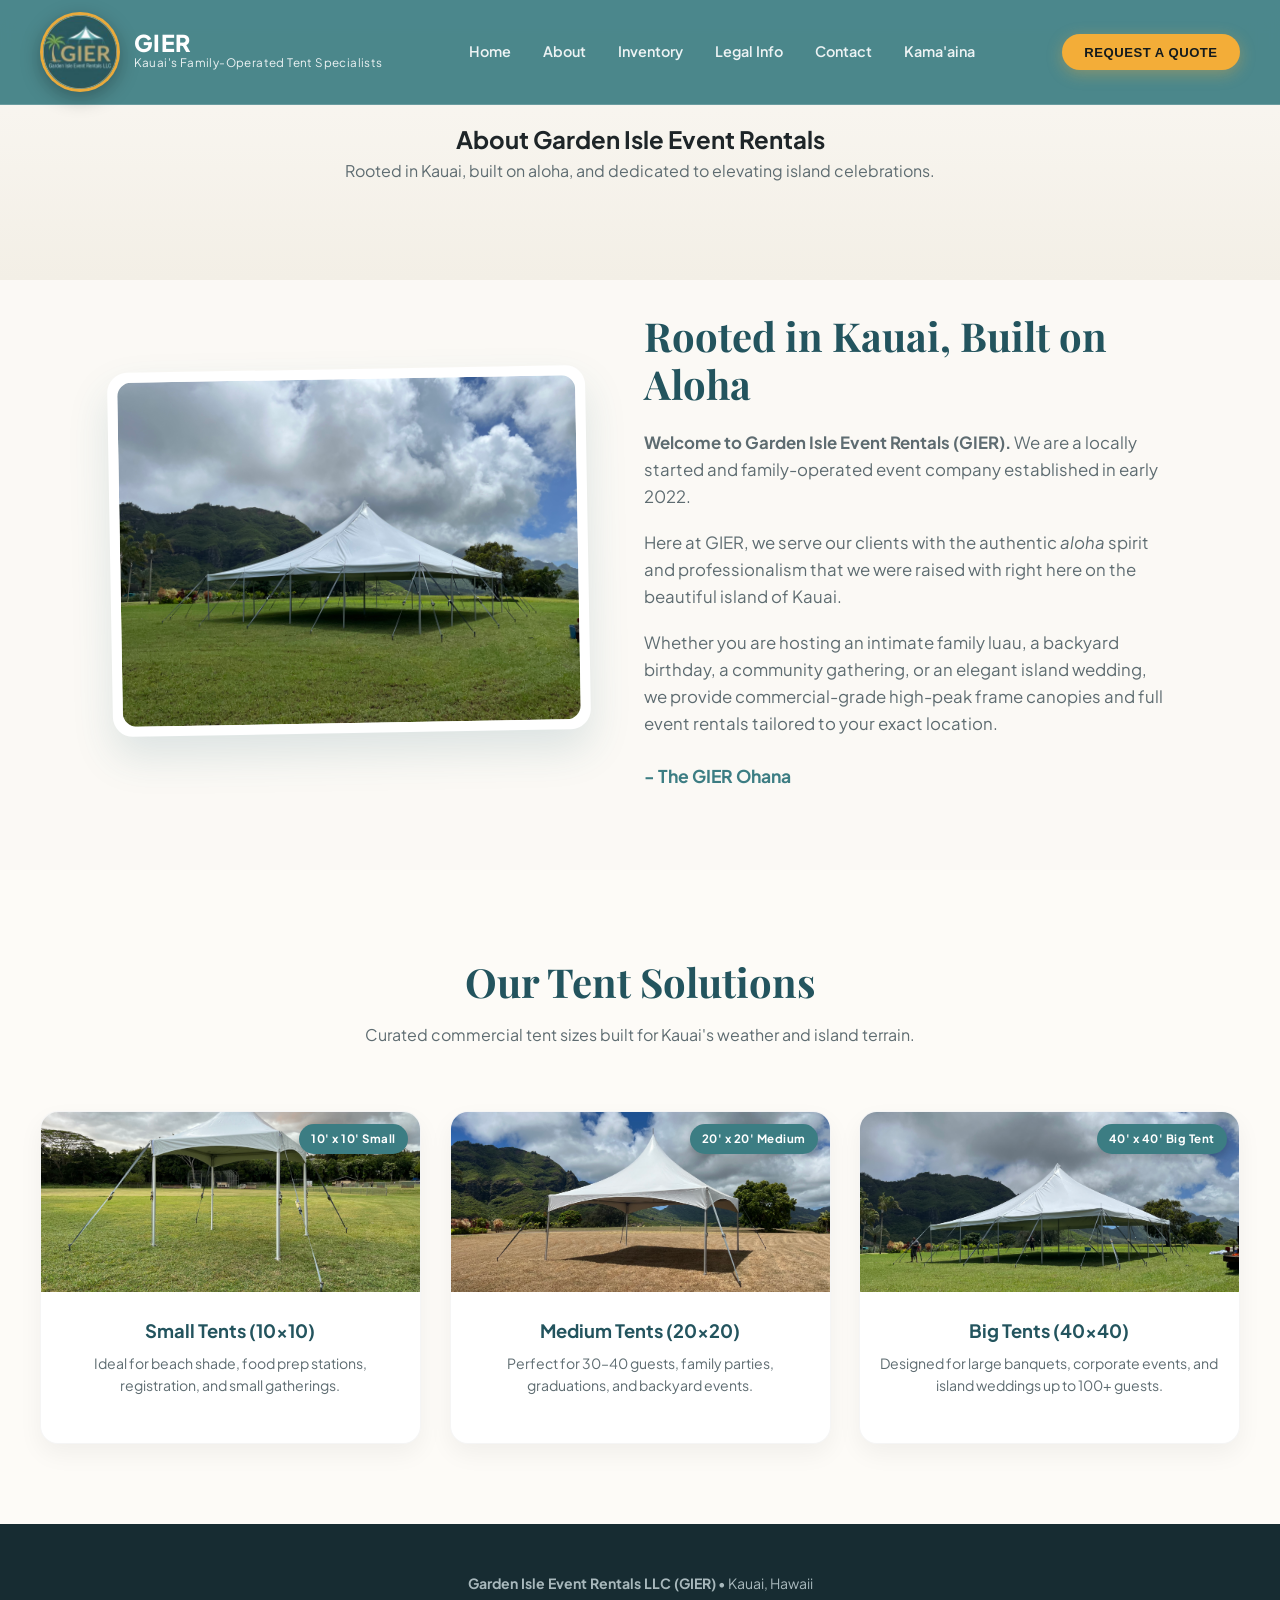
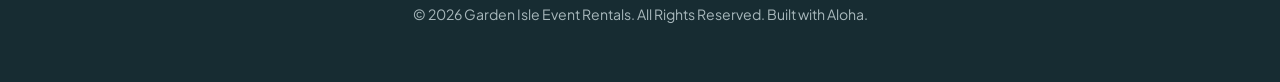
<file: about.html>
<!doctype html>
<html lang="en">
  <head>
    <meta charset="UTF-8" />
    <meta name="viewport" content="width=device-width, initial-scale=1.0" />
    <title>About Us - Garden Isle Event Rentals (GIER)</title>
    <!-- Google Fonts -->
    <link rel="preconnect" href="https://fonts.googleapis.com" />
    <link rel="preconnect" href="https://fonts.gstatic.com" crossorigin />
    <link
      href="https://fonts.googleapis.com/css2?family=Plus+Jakarta+Sans:wght@400;500;600;700;800&family=Playfair+Display:ital,wght@0,600;0,700;1,400&display=swap"
      rel="stylesheet"
    />
    <link rel="stylesheet" href="style.css" />
  </head>
  <body>
    <!-- FLOATING HEADER -->
    <header>
      <div class="brand-wrap">
        <div class="logo-badge">
          <img src="./images/GIER_logo.jpg" alt="Garden Isle Event Rentals Logo" />
        </div>
        <div class="brand-title">
          <h1>GIER</h1>
          <p>Kauai's Family-Operated Tent Specialists</p>
        </div>
      </div>
      <nav>
        <a href="index.html">Home</a>
        <a href="about.html">About</a>
        <a href="inventory.html">Inventory</a>
        <a href="legalinfo.html">Legal Info</a>
        <a href="contactus.html">Contact</a>
        <a href="#">Kama'aina</a>
      </nav>
      <button class="btn-quote-nav" onclick="openQuoteModal()">
        Request A Quote
      </button>
    </header>

    <!-- PAGE HERO HEADER -->
    <section class="inventory-section" style="padding-top: 7.5rem; padding-bottom: 2rem;">
      <div class="section-header">
        <h1>About Garden Isle Event Rentals</h1>
        <p>
          Rooted in Kauai, built on aloha, and dedicated to elevating island celebrations.
        </p>
      </div>
    </section>

    <!-- ABOUT MAIN CONTENT SECTION -->
    <section class="about-wrap" style="padding: 2rem 2.5rem 5rem 2.5rem;">
      <div class="about-card-3d">
        <img
          src="images/Tent/Pictures/Big Tent/IMG_7495.jpeg"
          alt="GIER Kauai Tent Setup"
        />
      </div>
      <div class="about-text">
        <h3>Rooted in Kauai, Built on Aloha</h3>
        <p>
          <strong>Welcome to Garden Isle Event Rentals (GIER).</strong> We are a
          locally started and family-operated event company established in early 2022.
        </p>
        <p>
          Here at GIER, we serve our clients with the authentic <em>aloha</em> spirit and
          professionalism that we were raised with right here on the beautiful island of Kauai.
        </p>
        <p>
          Whether you are hosting an intimate family luau, a backyard birthday, a community gathering, or an elegant island wedding, we provide commercial-grade high-peak frame canopies and full event rentals tailored to your exact location.
        </p>
        <div class="signature-badge">- The GIER Ohana</div>
      </div>
    </section>

    <!-- CORE OFFERINGS SECTION -->
    <section class="gallery-section" style="background: #fdfbf7;">
      <div class="section-header">
        <h3>Our Tent Solutions</h3>
        <p>Curated commercial tent sizes built for Kauai's weather and island terrain.</p>
      </div>

      <div class="inventory-grid">
        <div class="tilt-card">
          <div class="card-thumb">
            <img src="images/Tent/Pictures/Small Tent/IMG_5499.jpeg" alt="Small Tent 10x10" />
            <span class="card-tag">10' x 10' Small</span>
          </div>
          <div class="card-info">
            <h4>Small Tents (10x10)</h4>
            <p>Ideal for beach shade, food prep stations, registration, and small gatherings.</p>
          </div>
        </div>

        <div class="tilt-card">
          <div class="card-thumb">
            <img src="images/Tent/Pictures/Medium Tent/IMG_1291.jpeg" alt="Medium Tent 20x20" />
            <span class="card-tag">20' x 20' Medium</span>
          </div>
          <div class="card-info">
            <h4>Medium Tents (20x20)</h4>
            <p>Perfect for 30–40 guests, family parties, graduations, and backyard events.</p>
          </div>
        </div>

        <div class="tilt-card">
          <div class="card-thumb">
            <img src="images/Tent/Pictures/Big Tent/IMG_7492.jpeg" alt="Big Tent 40x40" />
            <span class="card-tag">40' x 40' Big Tent</span>
          </div>
          <div class="card-info">
            <h4>Big Tents (40x40)</h4>
            <p>Designed for large banquets, corporate events, and island weddings up to 100+ guests.</p>
          </div>
        </div>
      </div>
    </section>

    <!-- WEB3FORMS MODAL -->
    <div class="modal-overlay" id="quoteModal">
      <div class="modal-box">
        <button class="close-modal" onclick="closeQuoteModal()">&times;</button>
        <h3>Check Availability & Pricing</h3>
        <p>
          Submit your event details and we’ll review availability for your requested date.
        </p>

        <form id="rentalForm" onsubmit="handleWeb3Form(event)">
          <input type="checkbox" name="botcheck" class="hidden" />

          <div class="form-grid-2">
            <div class="input-wrap">
              <label for="fullName">Full Name *</label>
              <input
                type="text"
                id="fullName"
                name="name"
                required
                placeholder="Keanu Silva"
              />
            </div>
            <div class="input-wrap">
              <label for="emailAddr">Email Address *</label>
              <input
                type="email"
                id="emailAddr"
                name="email"
                required
                placeholder="keanu@example.com"
              />
            </div>
          </div>

          <div class="form-grid-2">
            <div class="input-wrap">
              <label for="phoneNum">Phone Number *</label>
              <input
                type="tel"
                id="phoneNum"
                name="phone"
                required
                placeholder="(808) 555-0123"
              />
            </div>
            <div class="input-wrap">
              <label for="eventDate">Event Date *</label>
              <input type="date" id="eventDate" name="event_date" required />
            </div>
          </div>

          <div class="form-grid-2">
            <div class="input-wrap">
              <label for="itemSelect">Selected Item / Package</label>
              <select id="itemSelect" name="item_selected">
                <option value="The Waimea Grand Canyon">
                  The Waimea Grand Canyon (40x40)
                </option>
                <option value="The Poipu Backyard">The Poipu Backyard (20x20)</option>
                <option value="The Lihue Pop-Up">The Lihue Pop-Up (10x10)</option>
                <option value="Intimate Gathering Package">
                  Intimate Gathering Package (30 Guests)
                </option>
                <option value="Celebration Package">
                  Celebration Package (60 Guests)
                </option>
              </select>
            </div>
            <div class="input-wrap">
              <label for="surfaceSelect">Installation Surface *</label>
              <select id="surfaceSelect" name="setup_surface" required>
                <option value="Grass">Grass (Ground Stakes)</option>
                <option value="Concrete">
                  Concrete / Asphalt (Weights Required)
                </option>
                <option value="Sand">Sand / Beach Ground</option>
                <option value="Deck">Wood Deck / Pavers</option>
              </select>
            </div>
          </div>

          <div class="input-wrap">
            <label for="venueLocation">Kauai Delivery Location / Venue</label>
            <input
              type="text"
              id="venueLocation"
              name="venue_location"
              placeholder="e.g. Poipu Beach Park, Kilauea residence"
            />
          </div>

          <div class="input-wrap">
            <label for="eventNotes">Special Logistics / Notes</label>
            <textarea
              id="eventNotes"
              name="notes"
              rows="3"
              placeholder="Gate codes, delivery timeframe, chair counts..."
            ></textarea>
          </div>

          <button type="submit" id="submitBtn" class="btn-submit-form">
            Send Quote Request
          </button>
        </form>
      </div>
    </div>

    <!-- FOOTER -->
    <footer>
      <p>
        <strong>Garden Isle Event Rentals LLC (GIER)</strong> &bull; Kauai, Hawaii
      </p>
      <p>
        &copy; 2026 Garden Isle Event Rentals. All Rights Reserved. Built with Aloha.
      </p>
    </footer>

    <script src="script.js"></script>
  </body>
</html>
</file>
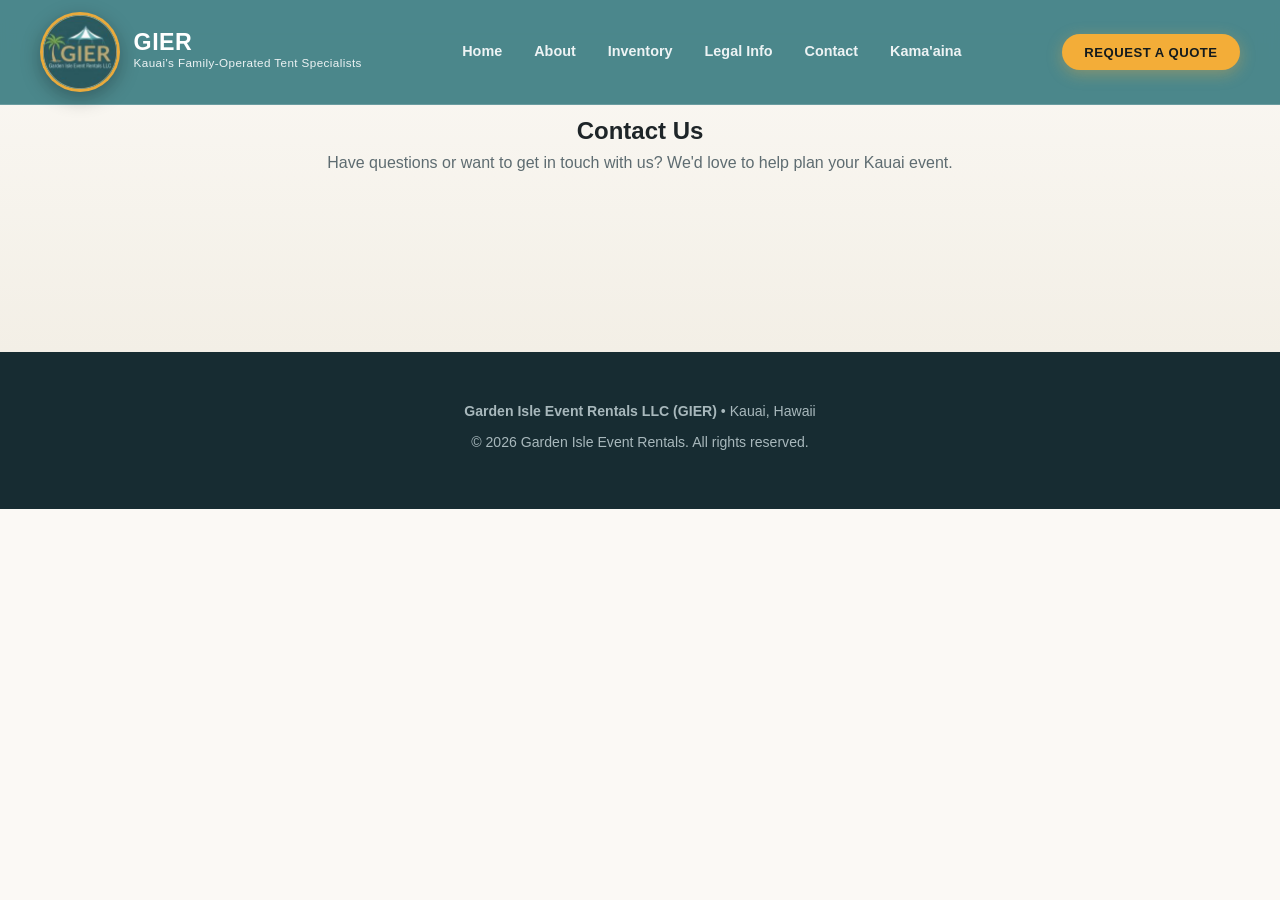
<file: contactus.html>
<!doctype html>
<html lang="en">
  <head>
    <meta charset="UTF-8" />
    <meta name="viewport" content="width=device-width, initial-scale=1.0" />
    <title>Contact Us - Garden Isle Event Rentals LLC (GIER)</title>
    <!-- Google Fonts -->
    <link rel="preconnect" href="https://fonts.googleapis.com" />
    <link rel="preconnect" href="https://fonts.gstatic.com" crossorigin />
    <link
      href="https://fonts.googleapis.com/css2?family=Montserrat:wght@400;500;600;700;800&family=Playfair+Display:ital,wght@0,600;0,700;1,400&display=swap"
      rel="stylesheet"
    />
    <link rel="stylesheet" href="style.css" />
  </head>
  <body>
    <!-- FLOATING HEADER -->
    <header>
      <div class="brand-wrap">
        <div class="logo-badge">
          <img src="./images/GIER_logo.jpg" alt="Garden Isle Event Rentals Logo" />
        </div>
        <div class="brand-title">
          <h1>GIER</h1>
          <p>Kauai's Family-Operated Tent Specialists</p>
        </div>
      </div>
      <nav>
        <a href="index.html">Home</a>
        <a href="about.html">About</a>
        <a href="inventory.html">Inventory</a>
        <a href="legalinfo.html">Legal Info</a>
        <a href="contactus.html">Contact</a>
        <a href="#">Kama'aina</a>
      </nav>
      <button class="btn-quote-nav" onclick="openQuoteModal()">
        Request A Quote
      </button>
    </header>

    <section class="inventory-section" style="padding-top: 7rem">
      <div class="section-header">
        <h1>Contact Us</h1>
        <p>
          Have questions or want to get in touch with us? We'd love to help plan
          your Kauai event.
        </p>
      </div>
    </section>

    <!-- FOOTER -->
    <footer>
      <p>
        <strong>Garden Isle Event Rentals LLC (GIER)</strong> &bull; Kauai,
        Hawaii
      </p>
      <p>&copy; 2026 Garden Isle Event Rentals. All rights reserved.</p>
    </footer>

    <script src="script.js"></script>
  </body>
</html>
</file>
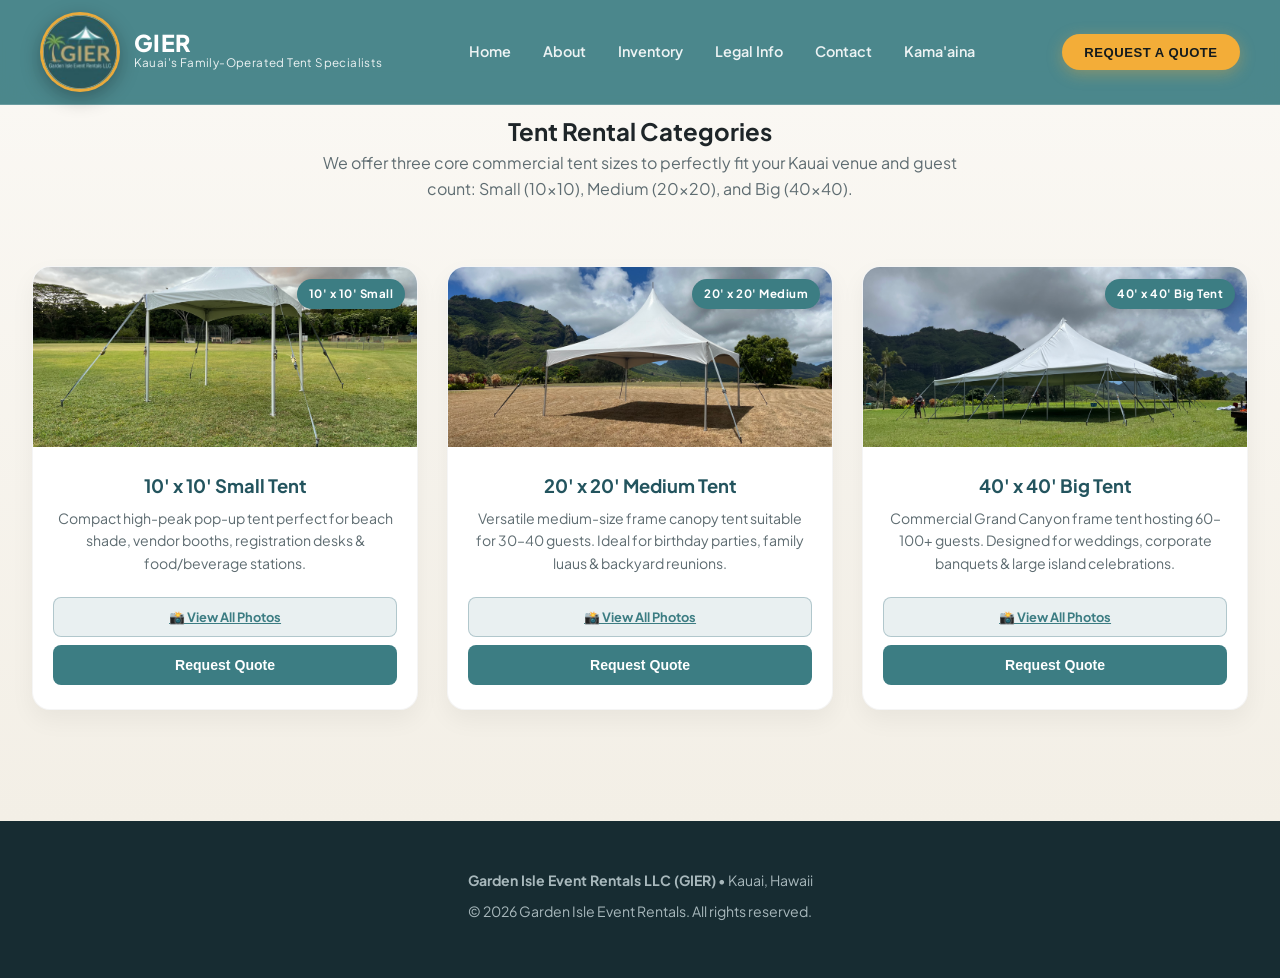
<file: inventory.html>
<!doctype html>
<html lang="en">
  <head>
    <meta charset="UTF-8" />
    <meta name="viewport" content="width=device-width, initial-scale=1.0" />
    <title>Inventory & Tent Sizes - Garden Isle Event Rentals (GIER)</title>
    <!-- Google Fonts -->
    <link rel="preconnect" href="https://fonts.googleapis.com" />
    <link rel="preconnect" href="https://fonts.gstatic.com" crossorigin />
    <link
      href="https://fonts.googleapis.com/css2?family=Plus+Jakarta+Sans:wght@400;500;600;700;800&family=Playfair+Display:ital,wght@0,600;0,700;1,400&display=swap"
      rel="stylesheet"
    />
    <link rel="stylesheet" href="style.css" />
  </head>
  <body>
    <!-- FLOATING HEADER -->
    <header>
      <div class="brand-wrap">
        <div class="logo-badge">
          <img src="./images/GIER_logo.jpg" alt="Garden Isle Event Rentals Logo" />
        </div>
        <div class="brand-title">
          <h1>GIER</h1>
          <p>Kauai's Family-Operated Tent Specialists</p>
        </div>
      </div>
      <nav>
        <a href="index.html">Home</a>
        <a href="about.html">About</a>
        <a href="inventory.html">Inventory</a>
        <a href="legalinfo.html">Legal Info</a>
        <a href="contactus.html">Contact</a>
        <a href="#">Kama'aina</a>
      </nav>
      <button class="btn-quote-nav" onclick="openQuoteModal()">
        Request A Quote
      </button>
    </header>

    <section class="inventory-section" style="padding-top: 7rem">
      <div class="section-header">
        <h1>Tent Rental Categories</h1>
        <p>
          We offer three core commercial tent sizes to perfectly fit your Kauai
          venue and guest count: Small (10x10), Medium (20x20), and Big (40x40).
        </p>
      </div>

      <div class="inventory-grid">
        <!-- 10x10 Small Tent -->
        <div class="tilt-card">
          <div class="card-glare"></div>
          <div class="card-thumb">
            <img
              src="images/Tent/Pictures/Small Tent/IMG_5499.jpeg"
              alt="Small Tent 10x10"
            />
            <span class="card-tag">10' x 10' Small</span>
          </div>
          <div class="card-info">
            <h4>10' x 10' Small Tent</h4>
            <p>
              Compact high-peak pop-up tent perfect for beach shade, vendor
              booths, registration desks & food/beverage stations.
            </p>
            <div class="card-btn-group">
              <a href="index.html#gallery" class="btn-card-3d-preview">
                📸 View All Photos
              </a>
              <button
                class="btn-card-action"
                onclick="selectRentalItem('The Lihue Pop-Up')"
              >
                Request Quote
              </button>
            </div>
          </div>
        </div>

        <!-- 20x20 Medium Tent -->
        <div class="tilt-card">
          <div class="card-glare"></div>
          <div class="card-thumb">
            <img
              src="images/Tent/Pictures/Medium Tent/IMG_1291.jpeg"
              alt="Medium Tent 20x20"
            />
            <span class="card-tag">20' x 20' Medium</span>
          </div>
          <div class="card-info">
            <h4>20' x 20' Medium Tent</h4>
            <p>
              Versatile medium-size frame canopy tent suitable for 30–40 guests.
              Ideal for birthday parties, family luaus & backyard reunions.
            </p>
            <div class="card-btn-group">
              <a href="index.html#gallery" class="btn-card-3d-preview">
                📸 View All Photos
              </a>
              <button
                class="btn-card-action"
                onclick="selectRentalItem('The Poipu Backyard')"
              >
                Request Quote
              </button>
            </div>
          </div>
        </div>

        <!-- 40x40 Big Tent -->
        <div class="tilt-card">
          <div class="card-glare"></div>
          <div class="card-thumb">
            <img
              src="images/Tent/Pictures/Big Tent/IMG_7492.jpeg"
              alt="Big Tent 40x40"
            />
            <span class="card-tag">40' x 40' Big Tent</span>
          </div>
          <div class="card-info">
            <h4>40' x 40' Big Tent</h4>
            <p>
              Commercial Grand Canyon frame tent hosting 60–100+ guests.
              Designed for weddings, corporate banquets & large island
              celebrations.
            </p>
            <div class="card-btn-group">
              <a href="index.html#gallery" class="btn-card-3d-preview">
                📸 View All Photos
              </a>
              <button
                class="btn-card-action"
                onclick="selectRentalItem('The Waimea Grand Canyon')"
              >
                Request Quote
              </button>
            </div>
          </div>
        </div>
      </div>
    </section>

    <!-- FOOTER -->
    <footer>
      <p>
        <strong>Garden Isle Event Rentals LLC (GIER)</strong> &bull; Kauai,
        Hawaii
      </p>
      <p>&copy; 2026 Garden Isle Event Rentals. All rights reserved.</p>
    </footer>

    <script src="script.js"></script>
  </body>
</html>
</file>
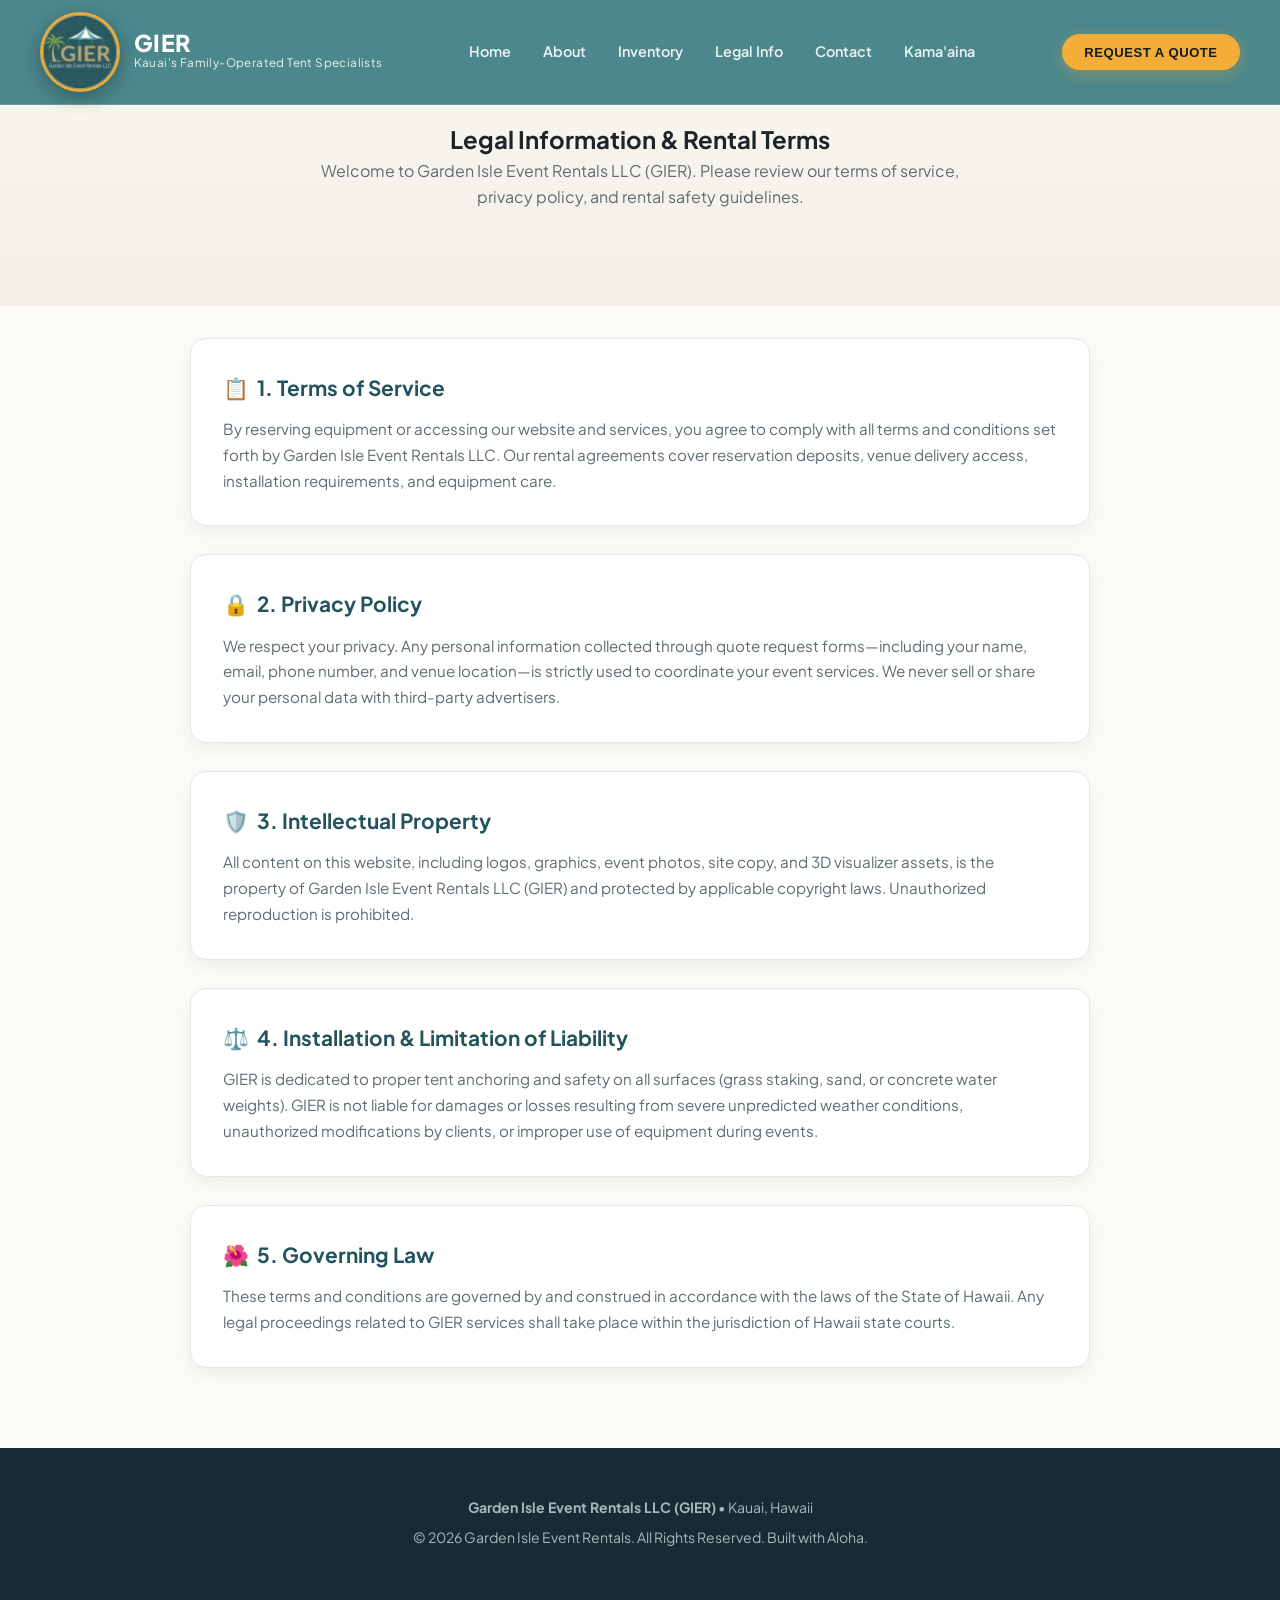
<file: legalinfo.html>
<!doctype html>
<html lang="en">
  <head>
    <meta charset="UTF-8" />
    <meta name="viewport" content="width=device-width, initial-scale=1.0" />
    <title>Legal Information - Garden Isle Event Rentals (GIER)</title>
    <!-- Google Fonts -->
    <link rel="preconnect" href="https://fonts.googleapis.com" />
    <link rel="preconnect" href="https://fonts.gstatic.com" crossorigin />
    <link
      href="https://fonts.googleapis.com/css2?family=Plus+Jakarta+Sans:wght@400;500;600;700;800&family=Playfair+Display:ital,wght@0,600;0,700;1,400&display=swap"
      rel="stylesheet"
    />
    <link rel="stylesheet" href="style.css" />
  </head>
  <body>
    <!-- FLOATING HEADER -->
    <header>
      <div class="brand-wrap">
        <div class="logo-badge">
          <img src="./images/GIER_logo.jpg" alt="Garden Isle Event Rentals Logo" />
        </div>
        <div class="brand-title">
          <h1>GIER</h1>
          <p>Kauai's Family-Operated Tent Specialists</p>
        </div>
      </div>
      <nav>
        <a href="index.html">Home</a>
        <a href="about.html">About</a>
        <a href="inventory.html">Inventory</a>
        <a href="legalinfo.html">Legal Info</a>
        <a href="contactus.html">Contact</a>
        <a href="#">Kama'aina</a>
      </nav>
      <button class="btn-quote-nav" onclick="openQuoteModal()">
        Request A Quote
      </button>
    </header>

    <!-- PAGE HEADER -->
    <section class="inventory-section" style="padding-top: 7.5rem; padding-bottom: 2rem;">
      <div class="section-header">
        <h1>Legal Information & Rental Terms</h1>
        <p>
          Welcome to Garden Isle Event Rentals LLC (GIER). Please review our terms of service, privacy policy, and rental safety guidelines.
        </p>
      </div>
    </section>

    <!-- LEGAL CONTENT SECTION -->
    <section class="gallery-section" style="background: #fdfbf7; padding: 2rem 2.5rem 5rem 2.5rem;">
      <div style="max-width: 900px; margin: 0 auto; display: flex; flex-direction: column; gap: 1.75rem;">
        
        <!-- 1. Terms of Service -->
        <div style="background: #fff; border-radius: 16px; padding: 2rem; box-shadow: 0 6px 18px rgba(0,0,0,0.06); border: 1px solid #e2e8ea;">
          <h3 style="color: var(--teal-dark); font-size: 1.3rem; margin-bottom: 0.75rem; display: flex; align-items: center; gap: 0.5rem;">
            <span>📋</span> 1. Terms of Service
          </h3>
          <p style="color: var(--text-muted); font-size: 0.95rem; line-height: 1.7;">
            By reserving equipment or accessing our website and services, you agree to comply with all terms and conditions set forth by Garden Isle Event Rentals LLC. Our rental agreements cover reservation deposits, venue delivery access, installation requirements, and equipment care.
          </p>
        </div>

        <!-- 2. Privacy Policy -->
        <div style="background: #fff; border-radius: 16px; padding: 2rem; box-shadow: 0 6px 18px rgba(0,0,0,0.06); border: 1px solid #e2e8ea;">
          <h3 style="color: var(--teal-dark); font-size: 1.3rem; margin-bottom: 0.75rem; display: flex; align-items: center; gap: 0.5rem;">
            <span>🔒</span> 2. Privacy Policy
          </h3>
          <p style="color: var(--text-muted); font-size: 0.95rem; line-height: 1.7;">
            We respect your privacy. Any personal information collected through quote request forms—including your name, email, phone number, and venue location—is strictly used to coordinate your event services. We never sell or share your personal data with third-party advertisers.
          </p>
        </div>

        <!-- 3. Intellectual Property -->
        <div style="background: #fff; border-radius: 16px; padding: 2rem; box-shadow: 0 6px 18px rgba(0,0,0,0.06); border: 1px solid #e2e8ea;">
          <h3 style="color: var(--teal-dark); font-size: 1.3rem; margin-bottom: 0.75rem; display: flex; align-items: center; gap: 0.5rem;">
            <span>🛡️</span> 3. Intellectual Property
          </h3>
          <p style="color: var(--text-muted); font-size: 0.95rem; line-height: 1.7;">
            All content on this website, including logos, graphics, event photos, site copy, and 3D visualizer assets, is the property of Garden Isle Event Rentals LLC (GIER) and protected by applicable copyright laws. Unauthorized reproduction is prohibited.
          </p>
        </div>

        <!-- 4. Safety & Limitation of Liability -->
        <div style="background: #fff; border-radius: 16px; padding: 2rem; box-shadow: 0 6px 18px rgba(0,0,0,0.06); border: 1px solid #e2e8ea;">
          <h3 style="color: var(--teal-dark); font-size: 1.3rem; margin-bottom: 0.75rem; display: flex; align-items: center; gap: 0.5rem;">
            <span>⚖️</span> 4. Installation & Limitation of Liability
          </h3>
          <p style="color: var(--text-muted); font-size: 0.95rem; line-height: 1.7;">
            GIER is dedicated to proper tent anchoring and safety on all surfaces (grass staking, sand, or concrete water weights). GIER is not liable for damages or losses resulting from severe unpredicted weather conditions, unauthorized modifications by clients, or improper use of equipment during events.
          </p>
        </div>

        <!-- 5. Governing Law -->
        <div style="background: #fff; border-radius: 16px; padding: 2rem; box-shadow: 0 6px 18px rgba(0,0,0,0.06); border: 1px solid #e2e8ea;">
          <h3 style="color: var(--teal-dark); font-size: 1.3rem; margin-bottom: 0.75rem; display: flex; align-items: center; gap: 0.5rem;">
            <span>🌺</span> 5. Governing Law
          </h3>
          <p style="color: var(--text-muted); font-size: 0.95rem; line-height: 1.7;">
            These terms and conditions are governed by and construed in accordance with the laws of the State of Hawaii. Any legal proceedings related to GIER services shall take place within the jurisdiction of Hawaii state courts.
          </p>
        </div>

      </div>
    </section>

    <!-- WEB3FORMS MODAL -->
    <div class="modal-overlay" id="quoteModal">
      <div class="modal-box">
        <button class="close-modal" onclick="closeQuoteModal()">&times;</button>
        <h3>Check Availability & Pricing</h3>
        <p>
          Submit your event details and we’ll review availability for your requested date.
        </p>

        <form id="rentalForm" onsubmit="handleWeb3Form(event)">
          <input type="checkbox" name="botcheck" class="hidden" />

          <div class="form-grid-2">
            <div class="input-wrap">
              <label for="fullName">Full Name *</label>
              <input
                type="text"
                id="fullName"
                name="name"
                required
                placeholder="Keanu Silva"
              />
            </div>
            <div class="input-wrap">
              <label for="emailAddr">Email Address *</label>
              <input
                type="email"
                id="emailAddr"
                name="email"
                required
                placeholder="keanu@example.com"
              />
            </div>
          </div>

          <div class="form-grid-2">
            <div class="input-wrap">
              <label for="phoneNum">Phone Number *</label>
              <input
                type="tel"
                id="phoneNum"
                name="phone"
                required
                placeholder="(808) 555-0123"
              />
            </div>
            <div class="input-wrap">
              <label for="eventDate">Event Date *</label>
              <input type="date" id="eventDate" name="event_date" required />
            </div>
          </div>

          <div class="form-grid-2">
            <div class="input-wrap">
              <label for="itemSelect">Selected Item / Package</label>
              <select id="itemSelect" name="item_selected">
                <option value="The Waimea Grand Canyon">
                  The Waimea Grand Canyon (40x40)
                </option>
                <option value="The Poipu Backyard">The Poipu Backyard (20x20)</option>
                <option value="The Lihue Pop-Up">The Lihue Pop-Up (10x10)</option>
                <option value="Intimate Gathering Package">
                  Intimate Gathering Package (30 Guests)
                </option>
                <option value="Celebration Package">
                  Celebration Package (60 Guests)
                </option>
              </select>
            </div>
            <div class="input-wrap">
              <label for="surfaceSelect">Installation Surface *</label>
              <select id="surfaceSelect" name="setup_surface" required>
                <option value="Grass">Grass (Ground Stakes)</option>
                <option value="Concrete">
                  Concrete / Asphalt (Weights Required)
                </option>
                <option value="Sand">Sand / Beach Ground</option>
                <option value="Deck">Wood Deck / Pavers</option>
              </select>
            </div>
          </div>

          <div class="input-wrap">
            <label for="venueLocation">Kauai Delivery Location / Venue</label>
            <input
              type="text"
              id="venueLocation"
              name="venue_location"
              placeholder="e.g. Poipu Beach Park, Kilauea residence"
            />
          </div>

          <div class="input-wrap">
            <label for="eventNotes">Special Logistics / Notes</label>
            <textarea
              id="eventNotes"
              name="notes"
              rows="3"
              placeholder="Gate codes, delivery timeframe, chair counts..."
            ></textarea>
          </div>

          <button type="submit" id="submitBtn" class="btn-submit-form">
            Send Quote Request
          </button>
        </form>
      </div>
    </div>

    <!-- FOOTER -->
    <footer>
      <p>
        <strong>Garden Isle Event Rentals LLC (GIER)</strong> &bull; Kauai, Hawaii
      </p>
      <p>
        &copy; 2026 Garden Isle Event Rentals. All Rights Reserved. Built with Aloha.
      </p>
    </footer>

    <script src="script.js"></script>
  </body>
</html>
</file>
<file: style.css>
:root {
  --primary-teal: #3c7d83;
  --teal-dark: #23545e;
  --accent-gold: #f3ad38;
  --gold-hover: #dc9725;
  --sand-bg: #fbf9f5;
  --sand-card: #f3efe6;
  --text-dark: #1e2528;
  --text-muted: #5e6c71;
}

* {
  box-sizing: border-box;
  margin: 0;
  padding: 0;
}

html {
  scroll-behavior: smooth;
}

body {
  font-family: "Plus Jakarta Sans", sans-serif;
  color: var(--text-dark);
  background-color: var(--sand-bg);
  overflow-x: hidden;
  line-height: 1.6;
}

/* --- MODERN GLASSMORPHIC HEADER --- */
header {
  position: fixed;
  top: 0;
  left: 0;
  width: 100%;
  z-index: 100;
  background: rgba(60, 125, 131, 0.92);
  -webkit-backdrop-filter: blur(14px);
  backdrop-filter: blur(14px);
  border-bottom: 1px solid rgba(255, 255, 255, 0.18);
  padding: 0.75rem 2.5rem;
  display: flex;
  align-items: center;
  justify-content: space-between;
  transition: all 0.3s ease;
}

.brand-wrap {
  display: flex;
  align-items: center;
  gap: 0.85rem;
}

.logo-badge {
  width: 80px;
  height: 80px;
  max-width: 125px;
  max-height: 125px;
  border-radius: 50%;
  overflow: hidden;
  border: 3.5px solid rgba(243, 173, 56, 0.95);
  box-shadow: 0 6px 20px rgba(0, 0, 0, 0.3);
  background: #3c7d83;
  display: flex;
  align-items: center;
  justify-content: center;
  flex-shrink: 0;
  transition: transform 0.25s ease, box-shadow 0.25s ease;
}

.logo-badge:hover {
  transform: scale(1.03);
  box-shadow: 0 8px 24px rgba(243, 173, 56, 0.45);
}

.logo-badge img {
  width: 100%;
  height: 100%;
  object-fit: cover;
  display: block;
  image-rendering: -webkit-optimize-contrast;
  image-rendering: smooth;
}

.brand-title h1 {
  color: #fff;
  font-size: 1.45rem;
  font-weight: 800;
  letter-spacing: 0.5px;
  line-height: 1;
}

.brand-title p {
  color: rgba(255, 255, 255, 0.9);
  font-size: 0.73rem;
  letter-spacing: 0.4px;
}

nav {
  display: none;
  gap: 2rem;
}

@media (min-width: 960px) {
  nav {
    display: flex;
  }
}

nav a {
  color: rgba(255, 255, 255, 0.9);
  text-decoration: none;
  font-weight: 600;
  font-size: 0.9rem;
  transition: color 0.2s ease;
}

nav a:hover {
  color: var(--accent-gold);
}

.btn-quote-nav {
  background: var(--accent-gold);
  color: #141b1d;
  font-weight: 700;
  font-size: 0.82rem;
  padding: 0.65rem 1.4rem;
  border-radius: 30px;
  border: none;
  cursor: pointer;
  text-transform: uppercase;
  letter-spacing: 0.5px;
  box-shadow: 0 4px 15px rgba(243, 173, 56, 0.35);
  transition:
    transform 0.2s,
    box-shadow 0.2s;
}

.btn-quote-nav:hover {
  background: var(--gold-hover);
  transform: translateY(-2px);
  box-shadow: 0 8px 20px rgba(243, 173, 56, 0.45);
}

/* --- 3D PARALLAX HERO SECTION --- */
.hero-container {
  position: relative;
  height: 92vh;
  min-height: 600px;
  perspective: 1200px;
  overflow: hidden;
  display: flex;
  align-items: center;
  justify-content: center;
  background: #0f1c20;
}

.hero-layer {
  position: absolute;
  top: 0;
  left: 0;
  width: 100%;
  height: 100%;
  will-change: transform;
}

.hero-layer-bg {
  background:
    linear-gradient(to bottom, rgba(16, 38, 45, 0.35), rgba(16, 38, 45, 0.65)),
    url("https://images.unsplash.com/photo-1542259009477-d625272157b7?auto=format&fit=crop&w=2000&q=85")
      center center / cover no-repeat;
  transform: scale(1.18) translateZ(-60px);
}

.hero-particles-canvas {
  position: absolute;
  inset: 0;
  width: 100%;
  height: 100%;
  pointer-events: none;
  z-index: 2;
}

.hero-content-box {
  position: relative;
  z-index: 10;
  text-align: center;
  color: #fff;
  max-width: 900px;
  padding: 2rem;
  transform-style: preserve-3d;
  transition: transform 0.15s ease-out;
}

.hero-nav-wrap {
  display: flex;
  justify-content: center;
  margin-bottom: 2rem;
}

.hero-badge-3d {
  display: inline-flex;
  align-items: center;
  gap: 0.5rem;
  background: rgba(255, 255, 255, 0.15);
  border: 1px solid rgba(255, 255, 255, 0.3);
  padding: 0.4rem 1.1rem;
  border-radius: 30px;
  font-size: 0.82rem;
  font-weight: 700;
  text-transform: uppercase;
  letter-spacing: 1px;
  margin-bottom: 1.5rem;
  backdrop-filter: blur(8px);
  transform: translateZ(30px);
}

.hero-content-box h2 {
  font-family: "Playfair Display", serif;
  font-size: clamp(2.4rem, 5vw, 4rem);
  line-height: 1.15;
  font-weight: 700;
  margin-bottom: 1.8rem;
  text-shadow: 0 10px 30px rgba(0, 0, 0, 0.7);
  transform: translateZ(40px);
}

.hero-actions {
  display: flex;
  gap: 1.2rem;
  justify-content: center;
  flex-wrap: wrap;
  transform: translateZ(50px);
}

.btn-hero-primary {
  background: var(--accent-gold);
  color: #141b1d;
  font-weight: 700;
  padding: 0.95rem 2.2rem;
  border-radius: 50px;
  text-decoration: none;
  box-shadow: 0 8px 24px rgba(243, 173, 56, 0.4);
  transition: all 0.25s ease;
}

.btn-hero-primary:hover {
  background: var(--gold-hover);
  transform: translateY(-3px) scale(1.02);
}

.btn-hero-secondary {
  background: rgba(255, 255, 255, 0.12);
  -webkit-backdrop-filter: blur(10px);
  backdrop-filter: blur(10px);
  color: #fff;
  font-weight: 600;
  padding: 0.95rem 2.2rem;
  border-radius: 50px;
  border: 1px solid rgba(255, 255, 255, 0.4);
  text-decoration: none;
  transition: all 0.25s ease;
}

.btn-hero-secondary:hover {
  background: rgba(255, 255, 255, 0.25);
  transform: translateY(-3px);
}

/* --- ABOUT SECTION --- */
.about-wrap {
  max-width: 1140px;
  margin: 0 auto;
  padding: 7rem 2rem;
  display: grid;
  grid-template-columns: 1fr;
  gap: 3.5rem;
  align-items: center;
}

@media (min-width: 860px) {
  .about-wrap {
    grid-template-columns: 1fr 1.1fr;
  }
}

.about-card-3d {
  border-radius: 20px;
  overflow: hidden;
  box-shadow: 0 20px 40px rgba(47, 105, 121, 0.15);
  background: white;
  padding: 10px;
  transform: rotate(-1deg);
  transition: transform 0.4s ease;
}

.about-card-3d:hover {
  transform: rotate(0deg) translateY(-6px);
}

.about-card-3d img {
  width: 100%;
  height: auto;
  border-radius: 14px;
  display: block;
}

.about-text h3 {
  font-family: "Playfair Display", serif;
  font-size: 2.5rem;
  color: var(--teal-dark);
  margin-bottom: 1.4rem;
  line-height: 1.2;
}

.about-text p {
  font-size: 1.05rem;
  color: var(--text-muted);
  margin-bottom: 1.2rem;
}

.signature-badge {
  font-weight: 700;
  color: var(--primary-teal);
  margin-top: 1.5rem;
  font-size: 1.1rem;
}

/* --- INTERACTIVE 3D WEBGL VISUALIZER SECTION --- */
.visualizer-section {
  padding: 6rem 2rem;
  background: #0f1c20;
  color: white;
  position: relative;
  overflow: hidden;
}

.visualizer-header {
  text-align: center;
  max-width: 750px;
  margin: 0 auto 3rem;
}

.visualizer-header h3 {
  font-family: "Playfair Display", serif;
  font-size: 2.6rem;
  color: #fff;
  margin-bottom: 0.6rem;
}

.visualizer-header p {
  color: rgba(255, 255, 255, 0.75);
  font-size: 1.05rem;
}

.visualizer-container {
  max-width: 1240px;
  margin: 0 auto;
  display: grid;
  grid-template-columns: 1fr;
  gap: 2rem;
  background: rgba(255, 255, 255, 0.04);
  border: 1px solid rgba(255, 255, 255, 0.12);
  border-radius: 24px;
  padding: 1.5rem;
  backdrop-filter: blur(16px);
  box-shadow: 0 30px 60px rgba(0, 0, 0, 0.4);
}

@media (min-width: 960px) {
  .visualizer-container {
    grid-template-columns: 1fr 340px;
  }
}

.webgl-viewport-wrap {
  position: relative;
  width: 100%;
  height: 520px;
  border-radius: 16px;
  overflow: hidden;
  background: #081013;
  border: 1px solid rgba(255, 255, 255, 0.08);
}

#webgl-canvas {
  width: 100%;
  height: 100%;
  display: block;
}

.viewport-overlay-hint {
  position: absolute;
  top: 1rem;
  left: 1rem;
  background: rgba(0, 0, 0, 0.6);
  backdrop-filter: blur(8px);
  padding: 0.4rem 0.9rem;
  border-radius: 20px;
  font-size: 0.78rem;
  color: rgba(255, 255, 255, 0.85);
  pointer-events: none;
  border: 1px solid rgba(255, 255, 255, 0.15);
  display: flex;
  align-items: center;
  gap: 0.4rem;
}

.viewport-overlay-stats {
  position: absolute;
  bottom: 1rem;
  left: 1rem;
  background: rgba(47, 105, 121, 0.85);
  backdrop-filter: blur(10px);
  padding: 0.6rem 1.2rem;
  border-radius: 12px;
  border: 1px solid rgba(255, 255, 255, 0.2);
  display: flex;
  gap: 1.5rem;
}

.stat-item span {
  display: block;
  font-size: 0.68rem;
  text-transform: uppercase;
  letter-spacing: 0.5px;
  color: rgba(255, 255, 255, 0.75);
}

.stat-item strong {
  font-size: 1.1rem;
  color: var(--accent-gold);
}

.control-panel {
  display: flex;
  flex-direction: column;
  gap: 1.5rem;
  justify-content: space-between;
}

.control-group {
  background: rgba(255, 255, 255, 0.05);
  border-radius: 14px;
  padding: 1.2rem;
  border: 1px solid rgba(255, 255, 255, 0.08);
}

.control-group h4 {
  font-size: 0.92rem;
  text-transform: uppercase;
  letter-spacing: 0.8px;
  color: var(--accent-gold);
  margin-bottom: 0.9rem;
  display: flex;
  align-items: center;
  gap: 0.5rem;
}

.btn-grid-3 {
  display: grid;
  grid-template-columns: repeat(3, 1fr);
  gap: 0.5rem;
}

.btn-grid-2 {
  display: grid;
  grid-template-columns: repeat(2, 1fr);
  gap: 0.5rem;
}

.ctrl-btn {
  background: rgba(255, 255, 255, 0.08);
  border: 1px solid rgba(255, 255, 255, 0.15);
  color: #fff;
  padding: 0.6rem 0.4rem;
  border-radius: 8px;
  font-size: 0.78rem;
  font-weight: 600;
  cursor: pointer;
  transition: all 0.2s ease;
  text-align: center;
}

.ctrl-btn:hover {
  background: rgba(255, 255, 255, 0.18);
}

.ctrl-btn.active {
  background: var(--primary-teal);
  border-color: var(--accent-gold);
  color: #fff;
  box-shadow: 0 0 12px rgba(243, 173, 56, 0.3);
}

.btn-apply-3d-quote {
  background: var(--accent-gold);
  color: #141b1d;
  font-weight: 800;
  padding: 1rem;
  border-radius: 12px;
  border: none;
  cursor: pointer;
  font-size: 0.95rem;
  text-transform: uppercase;
  letter-spacing: 0.5px;
  box-shadow: 0 8px 20px rgba(243, 173, 56, 0.35);
  transition: all 0.25s ease;
  width: 100%;
}

.btn-apply-3d-quote:hover {
  background: var(--gold-hover);
  transform: translateY(-2px);
  box-shadow: 0 12px 25px rgba(243, 173, 56, 0.45);
}

/* --- 3D INVENTORY SHOWCASE & GLARE CARDS --- */
.inventory-section {
  padding: 6rem 2rem 7rem;
  background: linear-gradient(180deg, var(--sand-bg) 0%, var(--sand-card) 100%);
}

.section-header {
  text-align: center;
  max-width: 650px;
  margin: 0 auto 4rem;
}

.section-header h3 {
  font-family: "Playfair Display", serif;
  font-size: 2.5rem;
  color: var(--teal-dark);
  margin-bottom: 0.5rem;
}

.section-header p {
  color: var(--text-muted);
}

.inventory-grid {
  max-width: 1240px;
  margin: 0 auto;
  display: grid;
  grid-template-columns: repeat(auto-fit, minmax(225px, 1fr));
  gap: 1.8rem;
  perspective: 1200px;
}

.tilt-card {
  position: relative;
  background: #ffffff;
  border-radius: 18px;
  overflow: hidden;
  box-shadow: 0 10px 25px rgba(0, 0, 0, 0.05);
  display: flex;
  flex-direction: column;
  transform-style: preserve-3d;
  transition:
    box-shadow 0.2s ease,
    border-color 0.2s;
  border: 1px solid rgba(0, 0, 0, 0.04);
  will-change: transform;
}

/* Holographic Glare Overlay */
.card-glare {
  position: absolute;
  inset: 0;
  background: radial-gradient(
    circle at 50% 50%,
    rgba(255, 255, 255, 0.4) 0%,
    rgba(255, 255, 255, 0) 70%
  );
  opacity: 0;
  pointer-events: none;
  transition: opacity 0.3s ease;
  z-index: 10;
}

.tilt-card:hover .card-glare {
  opacity: 1;
}

.tilt-card:hover {
  box-shadow: 0 22px 45px rgba(35, 75, 87, 0.18);
  border-color: rgba(47, 105, 121, 0.25);
}

.card-thumb {
  height: 180px;
  overflow: hidden;
  position: relative;
}

.card-thumb img {
  width: 100%;
  height: 100%;
  object-fit: cover;
  transition: transform 0.4s ease;
}

.tilt-card:hover .card-thumb img {
  transform: scale(1.08);
}

.card-info {
  padding: 1.5rem 1.25rem;
  display: flex;
  flex-direction: column;
  flex-grow: 1;
  justify-content: space-between;
  text-align: center;
  transform: translateZ(25px);
}

.card-info h4 {
  font-size: 1.15rem;
  font-weight: 700;
  color: var(--teal-dark);
  margin-bottom: 0.4rem;
}

.card-info p {
  font-size: 0.88rem;
  color: var(--text-muted);
  margin-bottom: 1.4rem;
  min-height: 2.6em;
}

.card-btn-group {
  display: flex;
  flex-direction: column;
  gap: 0.5rem;
}

.btn-card-action {
  background: var(--primary-teal);
  color: white;
  padding: 0.75rem 1.2rem;
  border-radius: 8px;
  font-size: 0.88rem;
  font-weight: 600;
  border: none;
  cursor: pointer;
  width: 100%;
  transition: background 0.2s ease;
}

.btn-card-action:hover {
  background: var(--teal-dark);
}

.btn-card-3d-preview {
  background: rgba(47, 105, 121, 0.1);
  color: var(--primary-teal);
  border: 1px solid rgba(47, 105, 121, 0.3);
  padding: 0.55rem;
  border-radius: 8px;
  font-size: 0.8rem;
  font-weight: 700;
  cursor: pointer;
  transition: all 0.2s ease;
  display: flex;
  align-items: center;
  justify-content: center;
  gap: 0.4rem;
}

.btn-card-3d-preview:hover {
  background: var(--primary-teal);
  color: #fff;
}

.btn-card-gold {
  background: var(--accent-gold);
  color: #141b1d;
  font-weight: 700;
}

.btn-card-gold:hover {
  background: var(--gold-hover);
}

/* --- HOW IT WORKS --- */
.steps-section {
  padding: 6rem 2rem;
  max-width: 1100px;
  margin: 0 auto;
  text-align: center;
}

.steps-section h3 {
  font-family: "Playfair Display", serif;
  font-size: 2.4rem;
  color: var(--teal-dark);
  margin-bottom: 3.5rem;
}

.steps-row {
  display: flex;
  flex-direction: column;
  gap: 2rem;
}

@media (min-width: 768px) {
  .steps-row {
    flex-direction: row;
    align-items: stretch;
  }
}

.step-box {
  background: white;
  padding: 2.2rem 1.5rem;
  border-radius: 16px;
  flex: 1;
  box-shadow: 0 10px 25px rgba(0, 0, 0, 0.04);
  border: 1px solid rgba(0, 0, 0, 0.04);
  transition:
    transform 0.3s ease,
    box-shadow 0.3s ease;
}

.step-box:hover {
  transform: translateY(-8px);
  box-shadow: 0 18px 35px rgba(47, 105, 121, 0.12);
}

.step-icon-wrap {
  width: 60px;
  height: 60px;
  margin: 0 auto 1.2rem;
  background: #e9f3f5;
  border-radius: 50%;
  display: flex;
  align-items: center;
  justify-content: center;
  color: var(--primary-teal);
}

.step-box h5 {
  font-size: 1.15rem;
  font-weight: 700;
  color: var(--teal-dark);
  margin-bottom: 0.5rem;
}

.step-box p {
  font-size: 0.9rem;
  color: var(--text-muted);
}

/* --- MODAL (WEB3FORMS INTEGRATION) --- */
.modal-overlay {
  position: fixed;
  inset: 0;
  background: rgba(14, 25, 28, 0.7);
  -webkit-backdrop-filter: blur(8px);
  backdrop-filter: blur(8px);
  display: none;
  align-items: center;
  justify-content: center;
  z-index: 1000;
  opacity: 0;
  transition: opacity 0.25s ease;
  padding: 1rem;
}

.modal-overlay.active {
  display: flex;
  opacity: 1;
}

.modal-box {
  background: white;
  width: 100%;
  max-width: 620px;
  border-radius: 20px;
  padding: 2.2rem;
  box-shadow: 0 25px 50px rgba(0, 0, 0, 0.35);
  position: relative;
  max-height: 90vh;
  overflow-y: auto;
  transform: scale(0.95);
  transition: transform 0.25s ease;
}

.modal-overlay.active .modal-box {
  transform: scale(1);
}

.close-modal {
  position: absolute;
  top: 1.2rem;
  right: 1.5rem;
  font-size: 1.8rem;
  border: none;
  background: none;
  cursor: pointer;
  color: var(--text-muted);
}

.modal-box h3 {
  font-family: "Playfair Display", serif;
  font-size: 1.9rem;
  color: var(--teal-dark);
  margin-bottom: 0.3rem;
}

.modal-box p {
  font-size: 0.92rem;
  color: var(--text-muted);
  margin-bottom: 1.5rem;
}

.form-grid-2 {
  display: grid;
  grid-template-columns: 1fr;
  gap: 1rem;
}

@media (min-width: 540px) {
  .form-grid-2 {
    grid-template-columns: 1fr 1fr;
  }
}

.input-wrap {
  margin-bottom: 1.1rem;
}

.input-wrap label {
  display: block;
  font-size: 0.8rem;
  font-weight: 700;
  text-transform: uppercase;
  letter-spacing: 0.5px;
  color: #3b484d;
  margin-bottom: 0.35rem;
}

.input-wrap input,
.input-wrap select,
.input-wrap textarea {
  width: 100%;
  padding: 0.8rem 0.95rem;
  border: 1.5px solid #e1e7e9;
  border-radius: 10px;
  font-family: inherit;
  font-size: 0.92rem;
  outline: none;
  transition: border-color 0.2s;
}

.input-wrap input:focus,
.input-wrap select:focus,
.input-wrap textarea:focus {
  border-color: var(--primary-teal);
}

.btn-submit-form {
  background: var(--accent-gold);
  color: #141b1d;
  font-weight: 700;
  width: 100%;
  padding: 0.95rem;
  border: none;
  border-radius: 10px;
  font-size: 1rem;
  cursor: pointer;
  transition: background 0.2s;
  margin-top: 0.5rem;
}

.btn-submit-form:hover {
  background: var(--gold-hover);
}

/* --- FOOTER --- */
footer {
  background: #172c32;
  color: #a8b8bc;
  padding: 3rem 2rem;
  text-align: center;
  font-size: 0.88rem;
}

footer p {
  margin-bottom: 0.5rem;
}

.hidden {
  display: none !important;
}

/* --- CARD BADGES --- */
.card-thumb {
  position: relative;
}

.card-tag {
  position: absolute;
  top: 12px;
  right: 12px;
  background: var(--primary-teal);
  color: #fff;
  font-size: 0.72rem;
  font-weight: 700;
  padding: 0.35rem 0.75rem;
  border-radius: 20px;
  letter-spacing: 0.5px;
  box-shadow: 0 4px 10px rgba(0, 0, 0, 0.2);
  z-index: 2;
}

/* --- REAL TENT PHOTO GALLERY --- */
.gallery-section {
  padding: 5rem 2.5rem;
  background: #f5f2eb;
}

.gallery-filter-bar {
  display: flex;
  justify-content: center;
  flex-wrap: wrap;
  gap: 0.75rem;
  margin-bottom: 2.5rem;
}

.gallery-filter-btn {
  background: #fff;
  color: var(--text-dark);
  border: 1.5px solid #dce2e4;
  padding: 0.65rem 1.35rem;
  border-radius: 30px;
  font-weight: 700;
  font-size: 0.88rem;
  cursor: pointer;
  transition: all 0.25s ease;
}

.gallery-filter-btn:hover,
.gallery-filter-btn.active {
  background: var(--primary-teal);
  color: #fff;
  border-color: var(--primary-teal);
  box-shadow: 0 4px 12px rgba(47, 105, 121, 0.3);
}

.gallery-grid {
  display: grid;
  grid-template-columns: repeat(auto-fill, minmax(280px, 1fr));
  gap: 1.5rem;
  max-width: 1280px;
  margin: 0 auto;
}

.gallery-item {
  position: relative;
  border-radius: 16px;
  overflow: hidden;
  box-shadow: 0 6px 18px rgba(0, 0, 0, 0.08);
  aspect-ratio: 4 / 3;
  cursor: pointer;
  background: #000;
}

.gallery-item img {
  width: 100%;
  height: 100%;
  object-fit: cover;
  display: block;
  transition: transform 0.4s ease, opacity 0.4s ease;
}

.gallery-item:hover img {
  transform: scale(1.08);
  opacity: 0.9;
}

.gallery-overlay {
  position: absolute;
  inset: 0;
  background: linear-gradient(to top, rgba(15, 28, 32, 0.85) 0%, rgba(15, 28, 32, 0) 60%);
  display: flex;
  flex-direction: column;
  justify-content: flex-end;
  padding: 1.25rem;
  opacity: 0;
  transition: opacity 0.3s ease;
}

.gallery-item:hover .gallery-overlay {
  opacity: 1;
}

.gallery-size-badge {
  align-self: flex-start;
  background: var(--accent-gold);
  color: #141b1d;
  font-size: 0.7rem;
  font-weight: 800;
  padding: 0.25rem 0.6rem;
  border-radius: 12px;
  margin-bottom: 0.4rem;
  text-transform: uppercase;
}

.gallery-overlay h5 {
  color: #fff;
  font-size: 1.05rem;
  font-weight: 700;
}

/* --- LIGHTBOX MODAL --- */
.lightbox-box {
  background: #172c32;
  padding: 1.25rem;
  border-radius: 20px;
  max-width: 900px;
  width: 92%;
  position: relative;
  box-shadow: 0 25px 60px rgba(0, 0, 0, 0.5);
  display: flex;
  flex-direction: column;
  align-items: center;
}

#lightboxImg {
  max-width: 100%;
  max-height: 70vh;
  border-radius: 12px;
  object-fit: contain;
}

.lightbox-caption {
  display: flex;
  align-items: center;
  justify-content: space-between;
  width: 100%;
  margin-top: 1rem;
  padding: 0 0.5rem;
  color: #fff;
}

.lightbox-caption h4 {
  font-size: 1.15rem;
  font-weight: 700;
}
</file>
